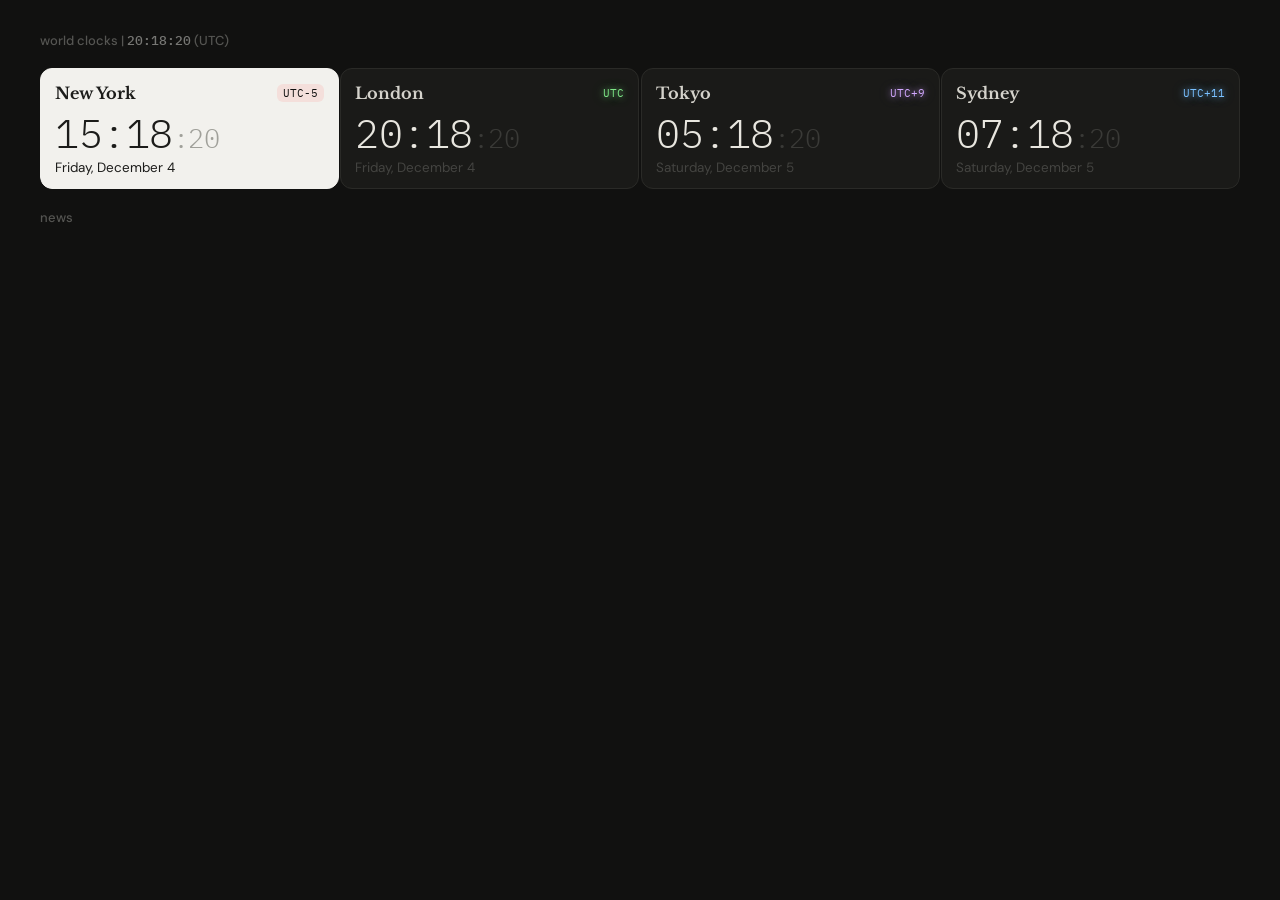
<file: index.html>
<!DOCTYPE html>
<html lang="en">

<head>
  <meta charset="UTF-8">
  <meta name="viewport" content="width=device-width, initial-scale=1.0">
  <title>World Timezone Grid Clock</title>
  <link
    href="https://fonts.googleapis.com/css2?family=IBM+Plex+Mono:wght@300;400;500&family=DM+Sans:wght@400;500&family=Libre+Baskerville:wght@400;700&display=swap"
    rel="stylesheet">
  <link rel="stylesheet" href="web/style.css">
  <script src="web/script.js" defer></script>
</head>

<body>
  <div class="page">
    <div id="breaking-news-section" style="display: none;">
      <h1 class="news-title">Breaking News</h1>
      <div class="grid-wrap" style="margin-bottom: 24px;">
        <div class="tz-list" id="breaking-news-list"></div>
      </div>
    </div>
    <div class="header">
      <span class="header-label">world clocks | <span id="utc-clock">00:00:00</span> (UTC)</span>
    </div>
    <div class="grid-wrap">
      <div class="tz-grid" id="grid"></div>
    </div>
    <div class="news-wrap">
      <h1>News</h1>
      <div class="grid-wrap">
        <div class="tz-list" id="news-list"></div>
      </div>
    </div>
  </div>
</body>

</html>
</file>
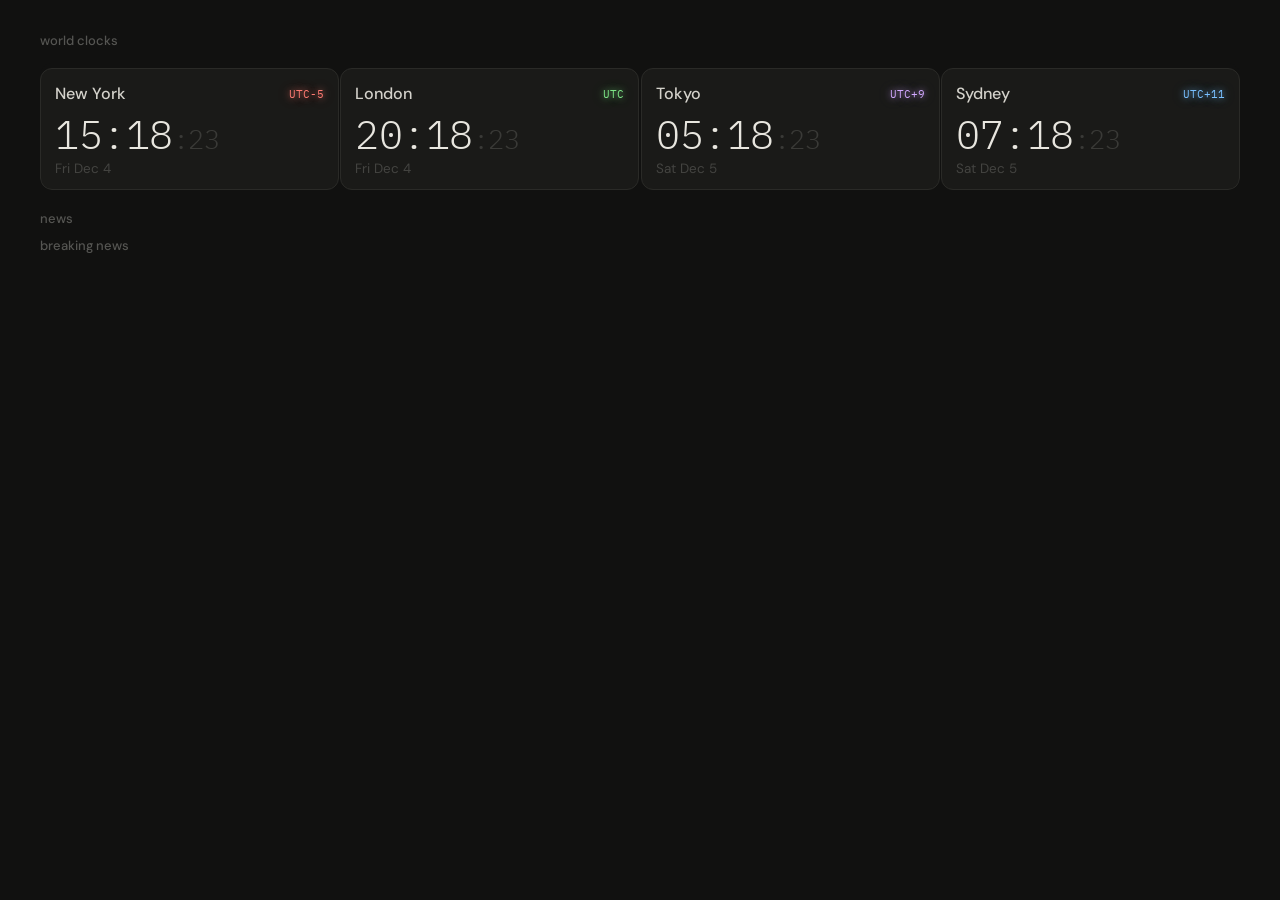
<file: web/index.html>
<!DOCTYPE html>
<html lang="en">

<head>
  <meta charset="UTF-8">
  <meta name="viewport" content="width=device-width, initial-scale=1.0">
  <title>World Timezone Grid Clock</title>
  <link
    href="https://fonts.googleapis.com/css2?family=IBM+Plex+Mono:wght@300;400;500&family=DM+Sans:wght@400;500&display=swap"
    rel="stylesheet">
  <link rel="stylesheet" href="style.css">
</head>

<body>
  <div class="page">
    <div class="header">
      <span class="header-label">world clocks</span>
    </div>
    <div class="grid-wrap">
      <div class="tz-grid" id="grid"></div>
    </div>
    <div class="news-wrap">
      <h1>News</h1>
      <div class="grid-wrap">
        <div class="tz-list" id="news-list"></div>
      </div>
      <h1 class="news-title">Breaking News</h1>
      <div class="grid-wrap">
        <div class="tz-list" id="breaking-news-list"></div>
      </div>
      <script>
        const formatPublishedDate = (dateString) => {
          if (!dateString) return "";
          const dateObj = new Date(dateString);
          return dateObj.toLocaleString("en-US", {
            weekday: "long",
            month: "long",
            day: "numeric",
            hour: "numeric",
            minute: "2-digit"
          }).replace(' at ', ' '); // Tweak to remove the 'at' from the default formatting if present
        };

        fetch("https://swisscheese-production.up.railway.app/news")
          .then(response => response.json())
          .then(data => {
            const newsList = document.getElementById("news-list");
            data.forEach(item => {
              const card = document.createElement("div");
              card.className = "tz-card";
              const dateText = formatPublishedDate(item.published);
              card.innerHTML = `
                      <div class="tz-top">
                        <span class="tz-city news-card-title">${item.title}</span>
                      </div>
                      <div class="tz-date">${dateText}</div>
                    `;
              newsList.appendChild(card);
            });
          });

        fetch("https://swisscheese-production.up.railway.app/news/breaking")
          .then(response => response.json())
          .then(data => {
            const breakingNewsList = document.getElementById("breaking-news-list");
            data.forEach(item => {
              const card = document.createElement("div");
              card.className = "tz-card";
              const dateText = formatPublishedDate(item.published);
              card.innerHTML = `
                      <div class="tz-top">
                        <span class="tz-city news-card-title breaking-news-card-title">${item.title}</span>
                      </div>
                      <div class="tz-date">${dateText}</div>
                    `;
              breakingNewsList.appendChild(card);
            });
          });
      </script>
    </div>

    <script>
      const zones = [
        // { city: 'Honolulu',    tz: 'Pacific/Honolulu' },
        // { city: 'Anchorage',   tz: 'America/Anchorage' },
        // { city: 'Los Angeles', tz: 'America/Los_Angeles' },
        // { city: 'Denver',      tz: 'America/Denver' },
        // { city: 'Chicago',     tz: 'America/Chicago' },
        { city: 'New York', tz: 'America/New_York' },
        // { city: 'Toronto',     tz: 'America/Toronto' },
        // { city: 'São Paulo',   tz: 'America/Sao_Paulo' },
        // { city: 'Reykjavik',   tz: 'Atlantic/Reykjavik' },
        { city: 'London', tz: 'Europe/London' },
        // { city: 'Paris',       tz: 'Europe/Paris' },
        // { city: 'Berlin',      tz: 'Europe/Berlin' },
        // { city: 'Cairo',       tz: 'Africa/Cairo' },
        // { city: 'Nairobi',     tz: 'Africa/Nairobi' },
        // { city: 'Moscow',      tz: 'Europe/Moscow' },
        // { city: 'Dubai',       tz: 'Asia/Dubai' },
        // { city: 'Mumbai',      tz: 'Asia/Kolkata' },
        // { city: 'Jakarta',     tz: 'Asia/Jakarta' },
        // { city: 'Bangkok',     tz: 'Asia/Bangkok' },
        // { city: 'Singapore',   tz: 'Asia/Singapore' },
        // { city: 'Shanghai',    tz: 'Asia/Shanghai' },
        { city: 'Tokyo', tz: 'Asia/Tokyo' },
        // { city: 'Seoul',       tz: 'Asia/Seoul' },
        { city: 'Sydney', tz: 'Australia/Sydney' },
        // { city: 'Auckland',    tz: 'Pacific/Auckland' },
      ];

      function getOffset(tz) {
        const now = new Date();
        const fmt = new Intl.DateTimeFormat('en', { timeZone: tz, timeZoneName: 'shortOffset' });
        const parts = fmt.formatToParts(now);
        const off = parts.find(p => p.type === 'timeZoneName')?.value || '';
        return off.replace('GMT', 'UTC');
      }

      function getParts(tz) {
        const now = new Date();
        const fmt = new Intl.DateTimeFormat('en-US', {
          timeZone: tz,
          hour: '2-digit', minute: '2-digit', second: '2-digit',
          hour12: false, weekday: 'short', month: 'short', day: 'numeric'
        });
        const parts = fmt.formatToParts(now);
        const get = t => parts.find(p => p.type === t)?.value || '';
        let h = get('hour'), m = get('minute'), s = get('second');
        if (h === '24') h = '00';
        const hNum = parseInt(h, 10);
        const isDay = hNum >= 6 && hNum < 20;
        const dateStr = `${get('weekday')} ${get('month')} ${get('day')}`;
        return { h, m, s, isDay, dateStr };
      }

      const grid = document.getElementById('grid');
      const offsets = zones.map(z => getOffset(z.tz));

      const continentColors = {
        America: '255, 123, 114',
        Europe: '126, 231, 135',
        Asia: '210, 168, 255',
        Australia: '121, 192, 255',
        Africa: '255, 176, 0',
        Pacific: '57, 197, 207',
        Atlantic: '242, 204, 96'
      };

      zones.forEach((z, i) => {
        const continent = z.tz.split('/')[0];
        const rgb = continentColors[continent] || '126, 184, 247';
        const card = document.createElement('div');
        card.className = 'tz-card';
        card.id = 'card-' + i;
        card.innerHTML = `
  <div class="tz-top">
    <span class="tz-city">${z.city}</span>
    <span class="tz-offset" style="--c: ${rgb}">${offsets[i]}</span>
  <\/div>
  <div class="tz-time" id="time-${i}"><\/div>
  <div class="tz-date" id="date-${i}"><\/div>
`;
        grid.appendChild(card);
      });

      function tick() {
        zones.forEach((z, i) => {
          const { h, m, s, dateStr } = getParts(z.tz);
          const timeEl = document.getElementById('time-' + i);
          const dateEl = document.getElementById('date-' + i);
          timeEl.innerHTML = `${h}:${m}<span class="sec">:${s}</span>`;
          dateEl.textContent = dateStr;
        });
      }

      tick();
      setInterval(tick, 1000);
    </script>
</body>

</html>
</file>
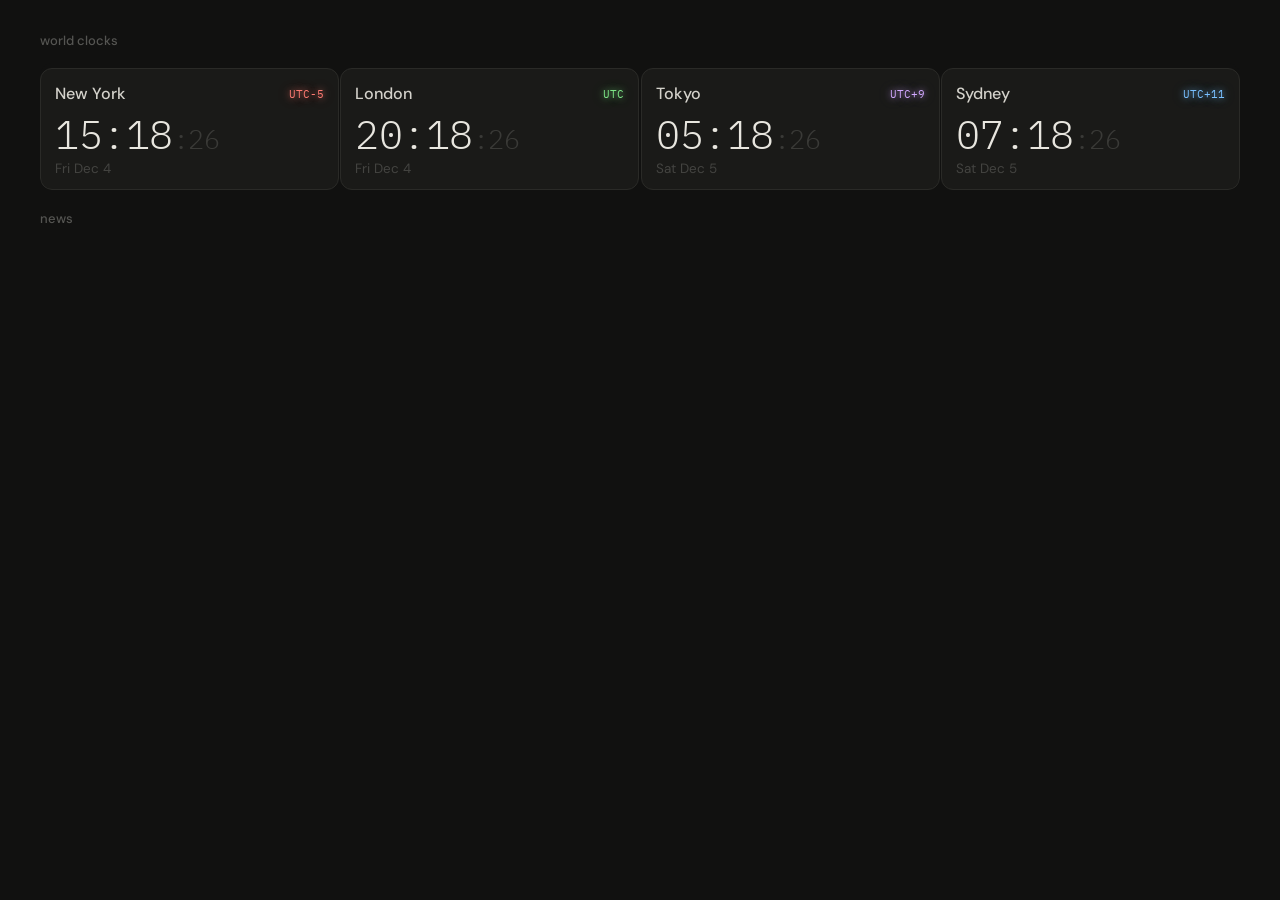
<file: v1.html>
<!DOCTYPE html>
<html lang="en">

<head>
  <meta charset="UTF-8">
  <meta name="viewport" content="width=device-width, initial-scale=1.0">
  <title>World Timezone Grid Clock</title>
  <link
    href="https://fonts.googleapis.com/css2?family=IBM+Plex+Mono:wght@300;400;500&family=DM+Sans:wght@400;500&display=swap"
    rel="stylesheet">
  <link rel="stylesheet" href="web/style.css">
</head>

<body>
  <div class="page">
    <div id="breaking-news-section" style="display: none;">
      <h1 class="news-title">Breaking News</h1>
      <div class="grid-wrap" style="margin-bottom: 24px;">
        <div class="tz-list" id="breaking-news-list"></div>
      </div>
    </div>
    <div class="header">
      <span class="header-label">world clocks</span>
    </div>
    <div class="grid-wrap">
      <div class="tz-grid" id="grid"></div>
    </div>
    <div class="news-wrap">
      <h1>News</h1>
      <div class="grid-wrap">
        <div class="tz-list" id="news-list"></div>
      </div>
      <script>
  const seenIDs = new Set();

  const formatPublishedDate = (dateString) => {
    if (!dateString) return "";
    const dateObj = new Date(dateString);
    return dateObj.toLocaleString("en-US", {
      weekday: "long", month: "long", day: "numeric",
      hour: "numeric", minute: "2-digit"
    }).replace(' at ', ' ');
  };

  function makeCard(item, extraClass = "") {
    const card = document.createElement("div");
    card.className = "tz-card" + (extraClass ? " " + extraClass : "");
    if (item.level === 'active active-critical') card.classList.add("critical");
    card.innerHTML = `
      <div class="tz-top">
        <a href="${item.url}" target="_blank" class="tz-city news-card-title ${extraClass}">${item.title}</a>
      </div>
      <div class="tz-date">${formatPublishedDate(item.published)}</div>`;
    return card;
  }

  async function pollNews() {
    const [newsRes, breakingRes] = await Promise.all([
      fetch("http://localhost:8000/news"),
      fetch("http://localhost:8000/news/breaking")
    ]);
    const news = await newsRes.json();
    const breaking = await breakingRes.json();

    const newsList = document.getElementById("news-list");
    const breakingList = document.getElementById("breaking-news-list");
    const breakingSection = document.getElementById("breaking-news-section");

    // Prepend new regular news items
    news.forEach(item => {
      if (!seenIDs.has(item.id)) {
        seenIDs.add(item.id);
        newsList.prepend(makeCard(item));
      }
    });

    // Rebuild breaking news section
    breakingList.innerHTML = "";
    if (breaking.length > 0) {
      breakingSection.style.display = "block";
      breaking.slice(0, 5).forEach(item => breakingList.appendChild(makeCard(item, "flashing breaking-news-card-title")));
    } else {
      breakingSection.style.display = "none";
    }
  }

  pollNews();
  setInterval(pollNews, 10000);
</script>
    </div>

    <script>
      const zones = [
        // { city: 'Honolulu',    tz: 'Pacific/Honolulu' },
        // { city: 'Anchorage',   tz: 'America/Anchorage' },
        // { city: 'Los Angeles', tz: 'America/Los_Angeles' },
        // { city: 'Denver',      tz: 'America/Denver' },
        // { city: 'Chicago',     tz: 'America/Chicago' },
        { city: 'New York', tz: 'America/New_York' },
        // { city: 'Toronto',     tz: 'America/Toronto' },
        // { city: 'São Paulo',   tz: 'America/Sao_Paulo' },
        // { city: 'Reykjavik',   tz: 'Atlantic/Reykjavik' },
        { city: 'London', tz: 'Europe/London' },
        // { city: 'Paris',       tz: 'Europe/Paris' },
        // { city: 'Berlin',      tz: 'Europe/Berlin' },
        // { city: 'Cairo',       tz: 'Africa/Cairo' },
        // { city: 'Nairobi',     tz: 'Africa/Nairobi' },
        // { city: 'Moscow',      tz: 'Europe/Moscow' },
        // { city: 'Dubai',       tz: 'Asia/Dubai' },
        // { city: 'Mumbai',      tz: 'Asia/Kolkata' },
        // { city: 'Jakarta',     tz: 'Asia/Jakarta' },
        // { city: 'Bangkok',     tz: 'Asia/Bangkok' },
        // { city: 'Singapore',   tz: 'Asia/Singapore' },
        // { city: 'Shanghai',    tz: 'Asia/Shanghai' },
        { city: 'Tokyo', tz: 'Asia/Tokyo' },
        // { city: 'Seoul',       tz: 'Asia/Seoul' },
        { city: 'Sydney', tz: 'Australia/Sydney' },
        // { city: 'Auckland',    tz: 'Pacific/Auckland' },
      ];

      function getOffset(tz) {
        const now = new Date();
        const fmt = new Intl.DateTimeFormat('en', { timeZone: tz, timeZoneName: 'shortOffset' });
        const parts = fmt.formatToParts(now);
        const off = parts.find(p => p.type === 'timeZoneName')?.value || '';
        return off.replace('GMT', 'UTC');
      }

      function getParts(tz) {
        const now = new Date();
        const fmt = new Intl.DateTimeFormat('en-US', {
          timeZone: tz,
          hour: '2-digit', minute: '2-digit', second: '2-digit',
          hour12: false, weekday: 'short', month: 'short', day: 'numeric'
        });
        const parts = fmt.formatToParts(now);
        const get = t => parts.find(p => p.type === t)?.value || '';
        let h = get('hour'), m = get('minute'), s = get('second');
        if (h === '24') h = '00';
        const hNum = parseInt(h, 10);
        const isDay = hNum >= 6 && hNum < 20;
        const dateStr = `${get('weekday')} ${get('month')} ${get('day')}`;
        return { h, m, s, isDay, dateStr };
      }

      const grid = document.getElementById('grid');
      const offsets = zones.map(z => getOffset(z.tz));

      const continentColors = {
        America: '255, 123, 114',
        Europe: '126, 231, 135',
        Asia: '210, 168, 255',
        Australia: '121, 192, 255',
        Africa: '255, 176, 0',
        Pacific: '57, 197, 207',
        Atlantic: '242, 204, 96'
      };

      zones.forEach((z, i) => {
        const continent = z.tz.split('/')[0];
        const rgb = continentColors[continent] || '126, 184, 247';
        const card = document.createElement('div');
        card.className = 'tz-card';
        card.id = 'card-' + i;
        card.innerHTML = `
  <div class="tz-top">
    <span class="tz-city">${z.city}</span>
    <span class="tz-offset" style="--c: ${rgb}">${offsets[i]}</span>
  <\/div>
  <div class="tz-time" id="time-${i}"><\/div>
  <div class="tz-date" id="date-${i}"><\/div>
`;
        grid.appendChild(card);
      });

      function tick() {
        zones.forEach((z, i) => {
          const { h, m, s, dateStr } = getParts(z.tz);
          const timeEl = document.getElementById('time-' + i);
          const dateEl = document.getElementById('date-' + i);
          timeEl.innerHTML = `${h}:${m}<span class="sec">:${s}</span>`;
          dateEl.textContent = dateStr;
        });
      }

      tick();
      setInterval(tick, 1000);
    </script>
</body>

</html>
</file>
<file: web/style.css>
*,
*::before,
*::after {
  box-sizing: border-box;
  margin: 0;
  padding: 0;
}

body {
  background: #111110;
  font-family: 'DM Sans', sans-serif;
  min-height: 100vh;
  padding: 2rem;
}

.page {
  max-width: 93.75vw;
  margin: 0 auto;
}

.header {
  display: flex;
  align-items: center;
  margin-bottom: 14px;
}

.header-label {
  font-size: 13px;
  font-weight: 500;
  color: #555552;
}

#utc-clock {
  font-family: 'IBM Plex Mono', monospace;
  color: #777774;
}

.grid-wrap {
  /* border: 1px solid #2a2a27; */
  border-radius: 12px;
  overflow: hidden;
}

.tz-grid {
  display: grid;
  grid-template-columns: repeat(auto-fit, minmax(165px, 1fr));
  gap: 1px;
  /* background: #2a2a27; */
  background: #111110;
}

.tz-list {
  display: flex;
  flex-direction: column;
  gap: 1px;
  /* background: #2a2a27; */
  background: #111110;
}

.tz-card {
  container-type: inline-size;
  border: 1px solid #2a2a27;
  background: #1a1a18;
  padding: 14px 14px 12px;
  transition: background 0.2s;
  border-radius: 12px;
  cursor: default;
  margin-top: 5px;
}

.tz-card:hover {
  background: #222220;
}

.tz-top {
  display: flex;
  align-items: center;
  margin-bottom: 10px;
  gap: 6px;
}

.tz-city,
.tz-city:visited,
.tz-city:active {
  font-size: clamp(13px, 6cqw, 24px);
  font-weight: 500;
  color: #d4d2cb;
  white-space: nowrap;
  overflow: hidden;
  text-overflow: ellipsis;
  flex: 1;
  text-decoration: none;
}

.tz-offset {
  font-family: 'IBM Plex Mono', monospace;
  font-size: clamp(10px, 4cqw, 18px);
  color: rgb(var(--c));
  flex-shrink: 0;
  text-shadow: 0 0 6px rgba(var(--c), 0.8), 0 0 14px rgba(var(--c), 0.4);
}

.tz-time {
  font-family: 'IBM Plex Mono', monospace;
  font-size: clamp(26px, 15cqw, 50px);
  font-weight: 300;
  color: #e8e6df;
  letter-spacing: -0.5px;
  line-height: 1;
  /* margin-top: 5cqw; */
}

.tz-time .sec {
  font-size: clamp(18px, 10cqw, 35px);
  color: #3a3a37;
}

.tz-date {
  font-size: clamp(11px, 5cqw, 20px);
  color: #444441;
  margin-top: clamp(5px, 2cqw, 10px);
}

.news-wrap {
  margin-top: 20px;
}

.news-wrap h1 {
  font-size: 13px;
  font-weight: 500;
  color: #555552;
  margin-bottom: 10px;
  text-transform: lowercase;
}

.news-wrap ul {
  list-style: none;
  margin: 0;
  padding: 0;
}

.news-wrap li {
  font-size: 14px;
  color: #d4d2cb;
  margin-bottom: 10px;
}

.news-title {
  font-size: 13px;
  font-weight: 500;
  color: #555552;
  margin-bottom: 10px;
  text-transform: lowercase;
}

.news-card-title {
  white-space: normal;
  line-height: 1.4;
}

.breaking-news-card-title,
.breaking-news-card-title:visited,
.breaking-news-card-title:active {
  color: #ff7b72;
}

.tz-card.critical {
  background: #4a1010;
  border: 1px solid #ff4444;
}

.tz-card.critical:hover {
  background: #5a1515;
}

.tz-card.critical .tz-city {
  color: #ffffff;
}

.tz-card.critical .tz-date {
  color: #ffa8a8;
}

@keyframes flash {
  0% { background: #4a1010; }
  50% { background: #7a1a18; }
  100% { background: #4a1010; }
}

.flashing {
  animation: flash 1s infinite;
}

.tz-card {
  position: relative;
}

.tz-card.is-open {
  background: #f2f1ed;
  border-color: #f2f1ed;
  box-shadow: none;
  transform: none;
  transition: background 0.4s ease;
}

.tz-card.is-open .tz-city,
.tz-card.is-open .tz-time,
.tz-card.is-open .tz-date {
  color: #1c1c1a;
}

.tz-card.is-open .tz-time .sec {
  color: #a0a09a;
}

.tz-card.is-open .tz-offset {
  color: #111110;
  background: rgba(var(--c), 0.15);
  padding: 2px 6px;
  border-radius: 6px;
  text-shadow: none;
}

.tz-card.is-open::after {
  content: '';
  position: absolute;
  top: 12px;
  right: 12px;
  width: 8px;
  height: 8px;
  background: rgb(var(--c));
  border-radius: 50%;
  animation: pulse-live 1.5s infinite;
}

@keyframes pulse-live {
  0% { transform: scale(1); opacity: 1; }
  50% { transform: scale(1.5); opacity: 0.5; }
  100% { transform: scale(1); opacity: 1; }
}
</file>
